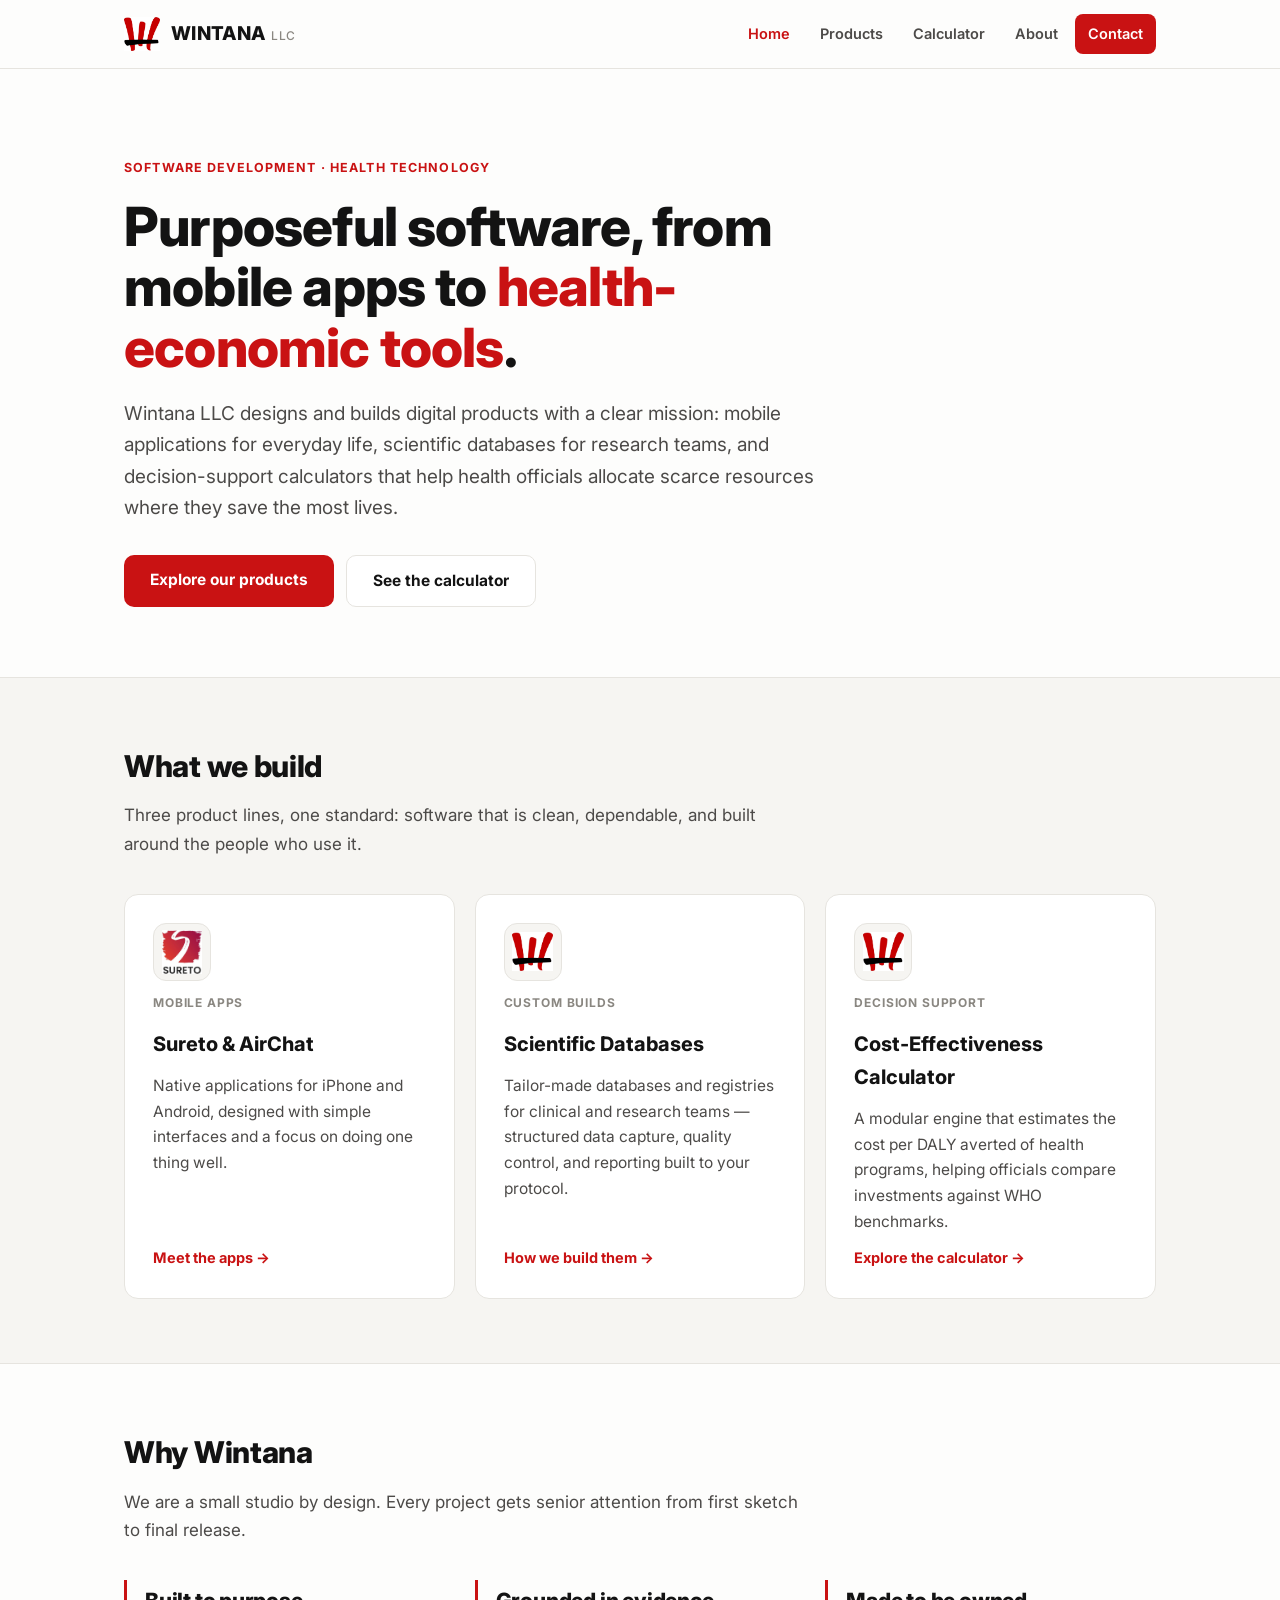
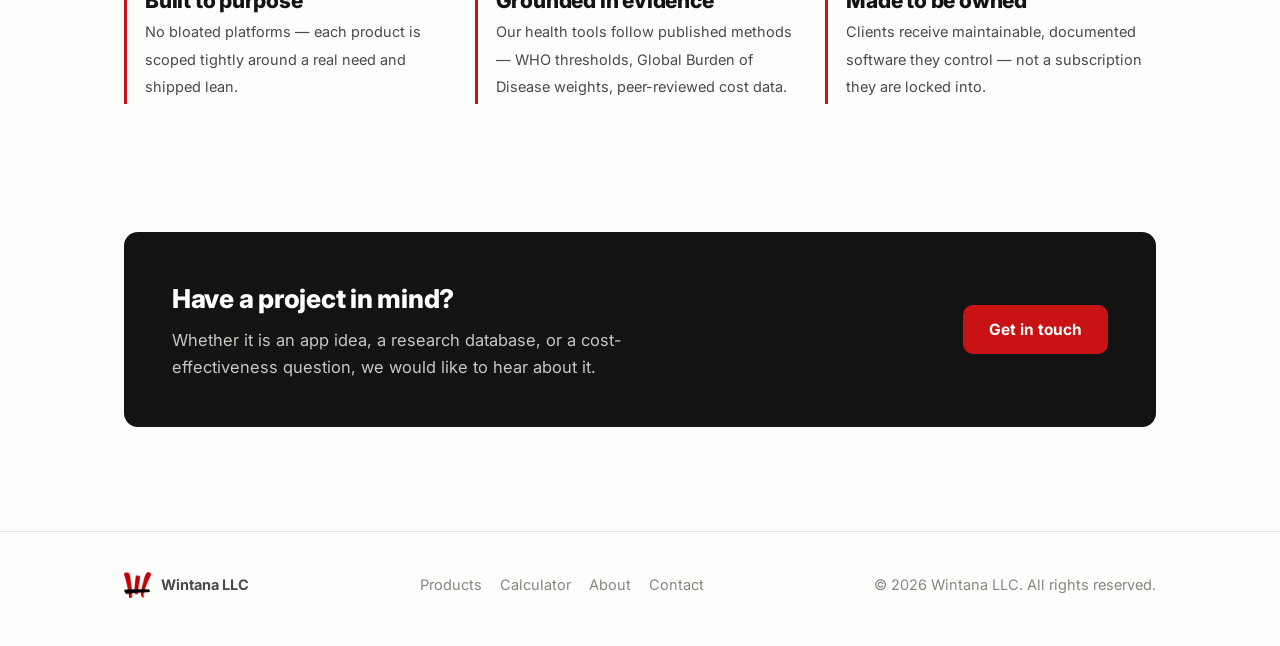
<file: index.html>
<!DOCTYPE html>
<html lang="en">
<head>
<meta charset="UTF-8">
<meta name="viewport" content="width=device-width, initial-scale=1.0">
<title>Wintana LLC — Software for Health &amp; Everyday Life</title>
<meta name="description" content="Wintana LLC builds mobile apps, custom scientific databases, and modular cost-effectiveness calculators that help health officials allocate resources wisely.">
<link rel="icon" type="image/png" href="favicon.png">
<link rel="preconnect" href="https://fonts.googleapis.com">
<link rel="preconnect" href="https://fonts.gstatic.com" crossorigin>
<link href="https://fonts.googleapis.com/css2?family=Inter:wght@400;500;600;700;800&display=swap" rel="stylesheet">
<link rel="stylesheet" href="styles.css">
</head>
<body>

<header class="site-header">
  <div class="wrap bar">
    <a class="brand" href="index.html">
      <img src="wintana-mark.png" alt="Wintana logo">
      <span class="name">WINTANA<span>LLC</span></span>
    </a>
    <nav class="main">
      <a href="index.html" class="active">Home</a>
      <a href="products.html">Products</a>
      <a href="calculator.html">Calculator</a>
      <a href="about.html">About</a>
      <a href="contact.html" class="cta">Contact</a>
    </nav>
  </div>
</header>

<section class="hero">
  <div class="wrap">
    <span class="kicker">Software Development · Health Technology</span>
    <h1>Purposeful software, from mobile apps to <em>health-economic tools</em>.</h1>
    <p class="lede">Wintana LLC designs and builds digital products with a clear mission: mobile applications for everyday life, scientific databases for research teams, and decision-support calculators that help health officials allocate scarce resources where they save the most lives.</p>
    <div class="btn-row">
      <a class="btn primary" href="products.html">Explore our products</a>
      <a class="btn ghost" href="calculator.html">See the calculator</a>
    </div>
  </div>
</section>

<section class="block tint">
  <div class="wrap">
    <h2>What we build</h2>
    <p class="sub">Three product lines, one standard: software that is clean, dependable, and built around the people who use it.</p>
    <div class="cards">
      <div class="card">
        <div class="icon"><img src="sureto-logo.png" alt="Sureto app icon" style="object-fit:contain; padding:6px;"></div>
        <span class="tag">Mobile apps</span>
        <h3>Sureto &amp; AirChat</h3>
        <p>Native applications for iPhone and Android, designed with simple interfaces and a focus on doing one thing well.</p>
        <a class="more" href="products.html#apps">Meet the apps →</a>
      </div>
      <div class="card">
        <div class="icon pad"><img src="wintana-mark.png" alt="Wintana mark"></div>
        <span class="tag">Custom builds</span>
        <h3>Scientific Databases</h3>
        <p>Tailor-made databases and registries for clinical and research teams — structured data capture, quality control, and reporting built to your protocol.</p>
        <a class="more" href="products.html#databases">How we build them →</a>
      </div>
      <div class="card">
        <div class="icon pad"><img src="wintana-mark.png" alt="Wintana mark"></div>
        <span class="tag">Decision support</span>
        <h3>Cost-Effectiveness Calculator</h3>
        <p>A modular engine that estimates the cost per DALY averted of health programs, helping officials compare investments against WHO benchmarks.</p>
        <a class="more" href="calculator.html">Explore the calculator →</a>
      </div>
    </div>
  </div>
</section>

<section class="block">
  <div class="wrap">
    <h2>Why Wintana</h2>
    <p class="sub">We are a small studio by design. Every project gets senior attention from first sketch to final release.</p>
    <div class="strip">
      <div class="stat"><b>Built to purpose</b><span>No bloated platforms — each product is scoped tightly around a real need and shipped lean.</span></div>
      <div class="stat"><b>Grounded in evidence</b><span>Our health tools follow published methods — WHO thresholds, Global Burden of Disease weights, peer-reviewed cost data.</span></div>
      <div class="stat"><b>Made to be owned</b><span>Clients receive maintainable, documented software they control — not a subscription they are locked into.</span></div>
    </div>
  </div>
</section>

<section class="block">
  <div class="wrap">
    <div class="cta-band">
      <div>
        <h2>Have a project in mind?</h2>
        <p>Whether it is an app idea, a research database, or a cost-effectiveness question, we would like to hear about it.</p>
      </div>
      <a class="btn primary" href="contact.html">Get in touch</a>
    </div>
  </div>
</section>

<footer class="site">
  <div class="wrap cols">
    <span class="fbrand"><img src="wintana-mark.png" alt=""> Wintana LLC</span>
    <nav>
      <a href="products.html">Products</a>
      <a href="calculator.html">Calculator</a>
      <a href="about.html">About</a>
      <a href="contact.html">Contact</a>
    </nav>
    <span>© 2026 Wintana LLC. All rights reserved.</span>
  </div>
</footer>

</body>
</html>
</file>
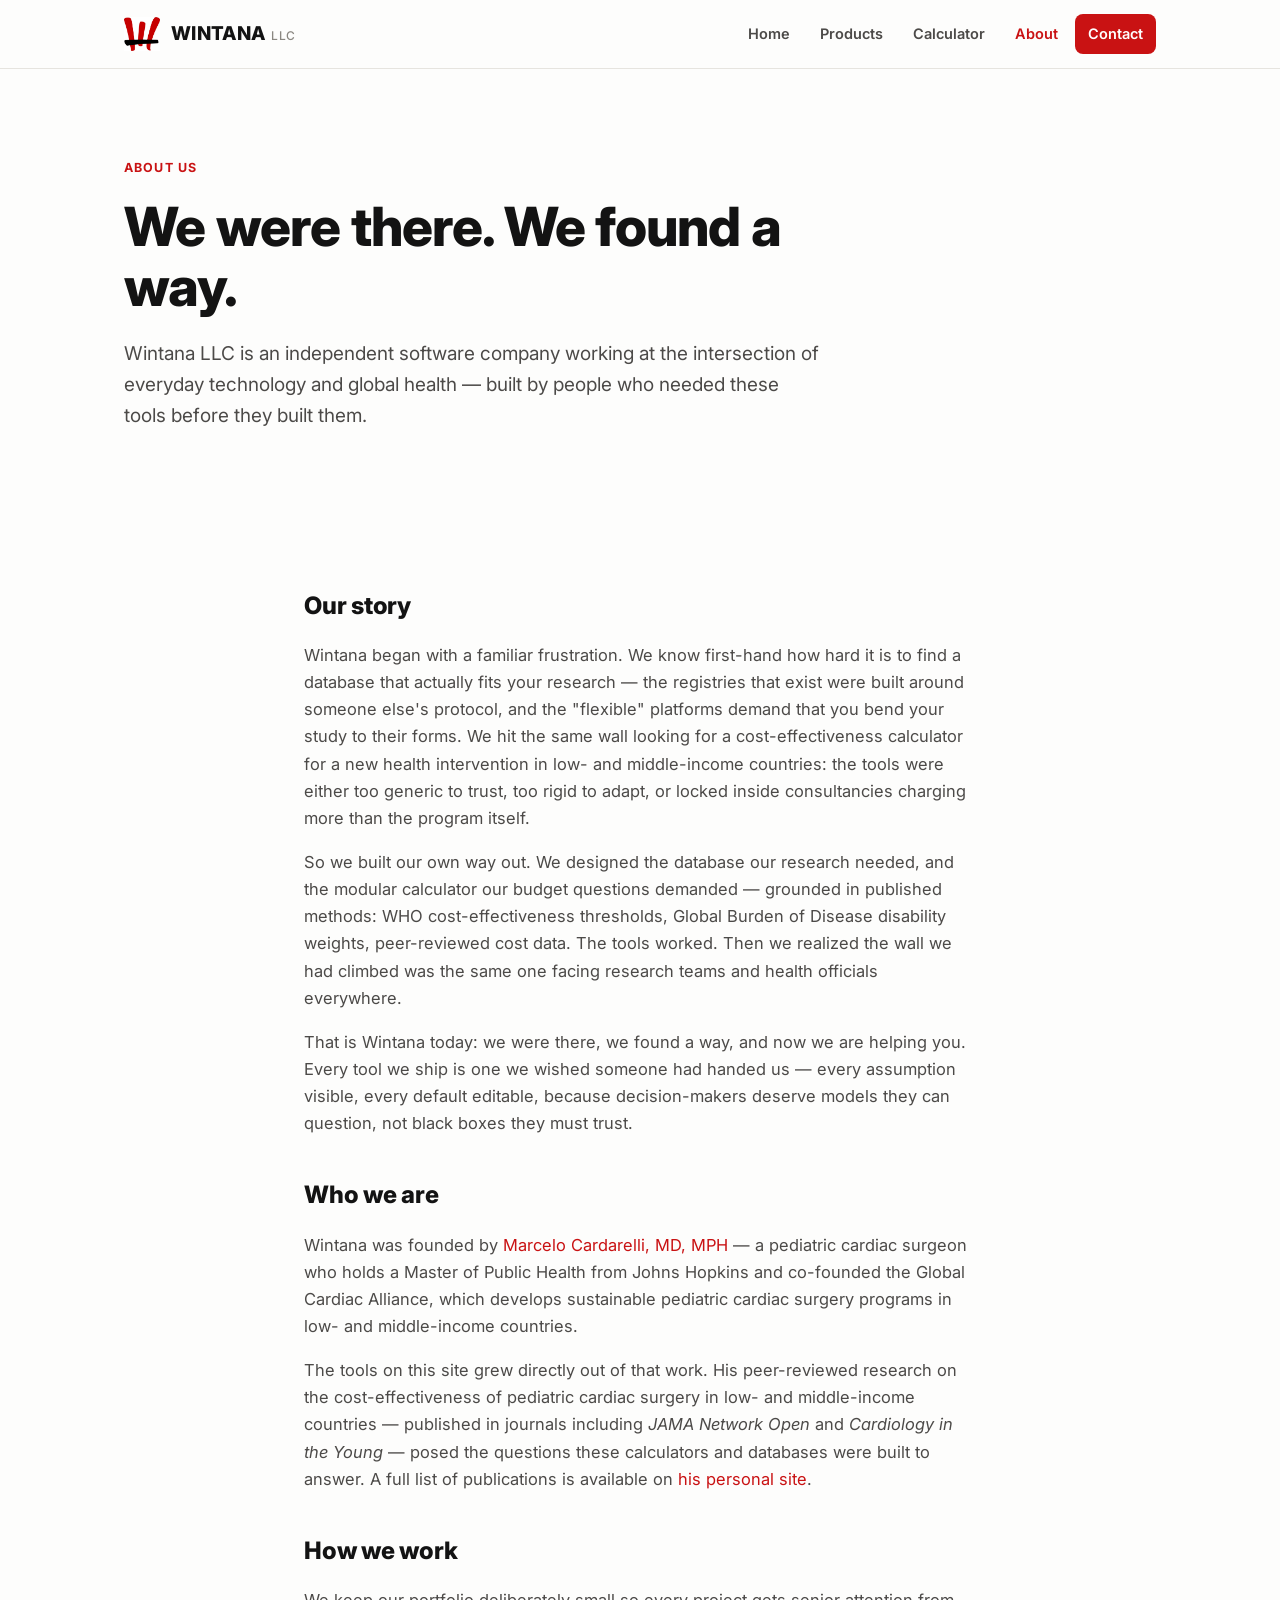
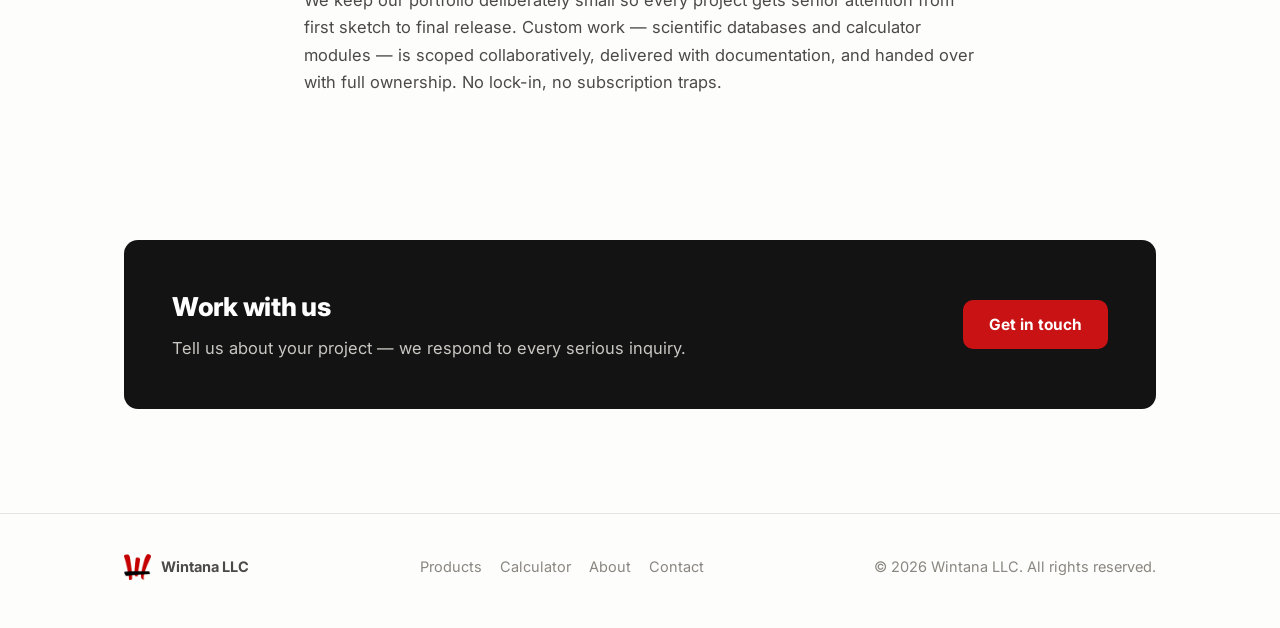
<file: about.html>
<!DOCTYPE html>
<html lang="en">
<head>
<meta charset="UTF-8">
<meta name="viewport" content="width=device-width, initial-scale=1.0">
<title>About — Wintana LLC</title>
<meta name="description" content="About Wintana LLC — a software studio building mobile apps, scientific databases, and health-economic decision tools.">
<link rel="icon" type="image/png" href="favicon.png">
<link rel="preconnect" href="https://fonts.googleapis.com">
<link rel="preconnect" href="https://fonts.gstatic.com" crossorigin>
<link href="https://fonts.googleapis.com/css2?family=Inter:wght@400;500;600;700;800&display=swap" rel="stylesheet">
<link rel="stylesheet" href="styles.css">
</head>
<body>

<header class="site-header">
  <div class="wrap bar">
    <a class="brand" href="index.html">
      <img src="wintana-mark.png" alt="Wintana logo">
      <span class="name">WINTANA<span>LLC</span></span>
    </a>
    <nav class="main">
      <a href="index.html">Home</a>
      <a href="products.html">Products</a>
      <a href="calculator.html">Calculator</a>
      <a href="about.html" class="active">About</a>
      <a href="contact.html" class="cta">Contact</a>
    </nav>
  </div>
</header>

<section class="hero" style="padding-bottom: 20px;">
  <div class="wrap">
    <span class="kicker">About us</span>
    <h1>We were there. We found a way.</h1>
    <p class="lede">Wintana LLC is an independent software company working at the intersection of everyday technology and global health — built by people who needed these tools before they built them.</p>
  </div>
</section>

<section class="block">
  <div class="wrap prose">
    <h2>Our story</h2>
    <p>Wintana began with a familiar frustration. We know first-hand how hard it is to find a database that actually fits your research — the registries that exist were built around someone else's protocol, and the "flexible" platforms demand that you bend your study to their forms. We hit the same wall looking for a cost-effectiveness calculator for a new health intervention in low- and middle-income countries: the tools were either too generic to trust, too rigid to adapt, or locked inside consultancies charging more than the program itself.</p>
    <p>So we built our own way out. We designed the database our research needed, and the modular calculator our budget questions demanded — grounded in published methods: WHO cost-effectiveness thresholds, Global Burden of Disease disability weights, peer-reviewed cost data. The tools worked. Then we realized the wall we had climbed was the same one facing research teams and health officials everywhere.</p>
    <p>That is Wintana today: we were there, we found a way, and now we are helping you. Every tool we ship is one we wished someone had handed us — every assumption visible, every default editable, because decision-makers deserve models they can question, not black boxes they must trust.</p>

    <h2>Who we are</h2>
    <p>Wintana was founded by <a href="https://marcelocardarelli.com" target="_blank" rel="noopener">Marcelo Cardarelli, MD, MPH</a> — a pediatric cardiac surgeon who holds a Master of Public Health from Johns Hopkins and co-founded the Global Cardiac Alliance, which develops sustainable pediatric cardiac surgery programs in low- and middle-income countries.</p>
    <p>The tools on this site grew directly out of that work. His peer-reviewed research on the cost-effectiveness of pediatric cardiac surgery in low- and middle-income countries — published in journals including <em>JAMA Network Open</em> and <em>Cardiology in the Young</em> — posed the questions these calculators and databases were built to answer. A full list of publications is available on <a href="https://marcelocardarelli.com/peer-reviewed-publications/" target="_blank" rel="noopener">his personal site</a>.</p>

    <h2>How we work</h2>
    <p>We keep our portfolio deliberately small so every project gets senior attention from first sketch to final release. Custom work — scientific databases and calculator modules — is scoped collaboratively, delivered with documentation, and handed over with full ownership. No lock-in, no subscription traps.</p>
  </div>
</section>

<section class="block">
  <div class="wrap">
    <div class="cta-band">
      <div>
        <h2>Work with us</h2>
        <p>Tell us about your project — we respond to every serious inquiry.</p>
      </div>
      <a class="btn primary" href="contact.html">Get in touch</a>
    </div>
  </div>
</section>

<footer class="site">
  <div class="wrap cols">
    <span class="fbrand"><img src="wintana-mark.png" alt=""> Wintana LLC</span>
    <nav>
      <a href="products.html">Products</a>
      <a href="calculator.html">Calculator</a>
      <a href="about.html">About</a>
      <a href="contact.html">Contact</a>
    </nav>
    <span>© 2026 Wintana LLC. All rights reserved.</span>
  </div>
</footer>

</body>
</html>
</file>
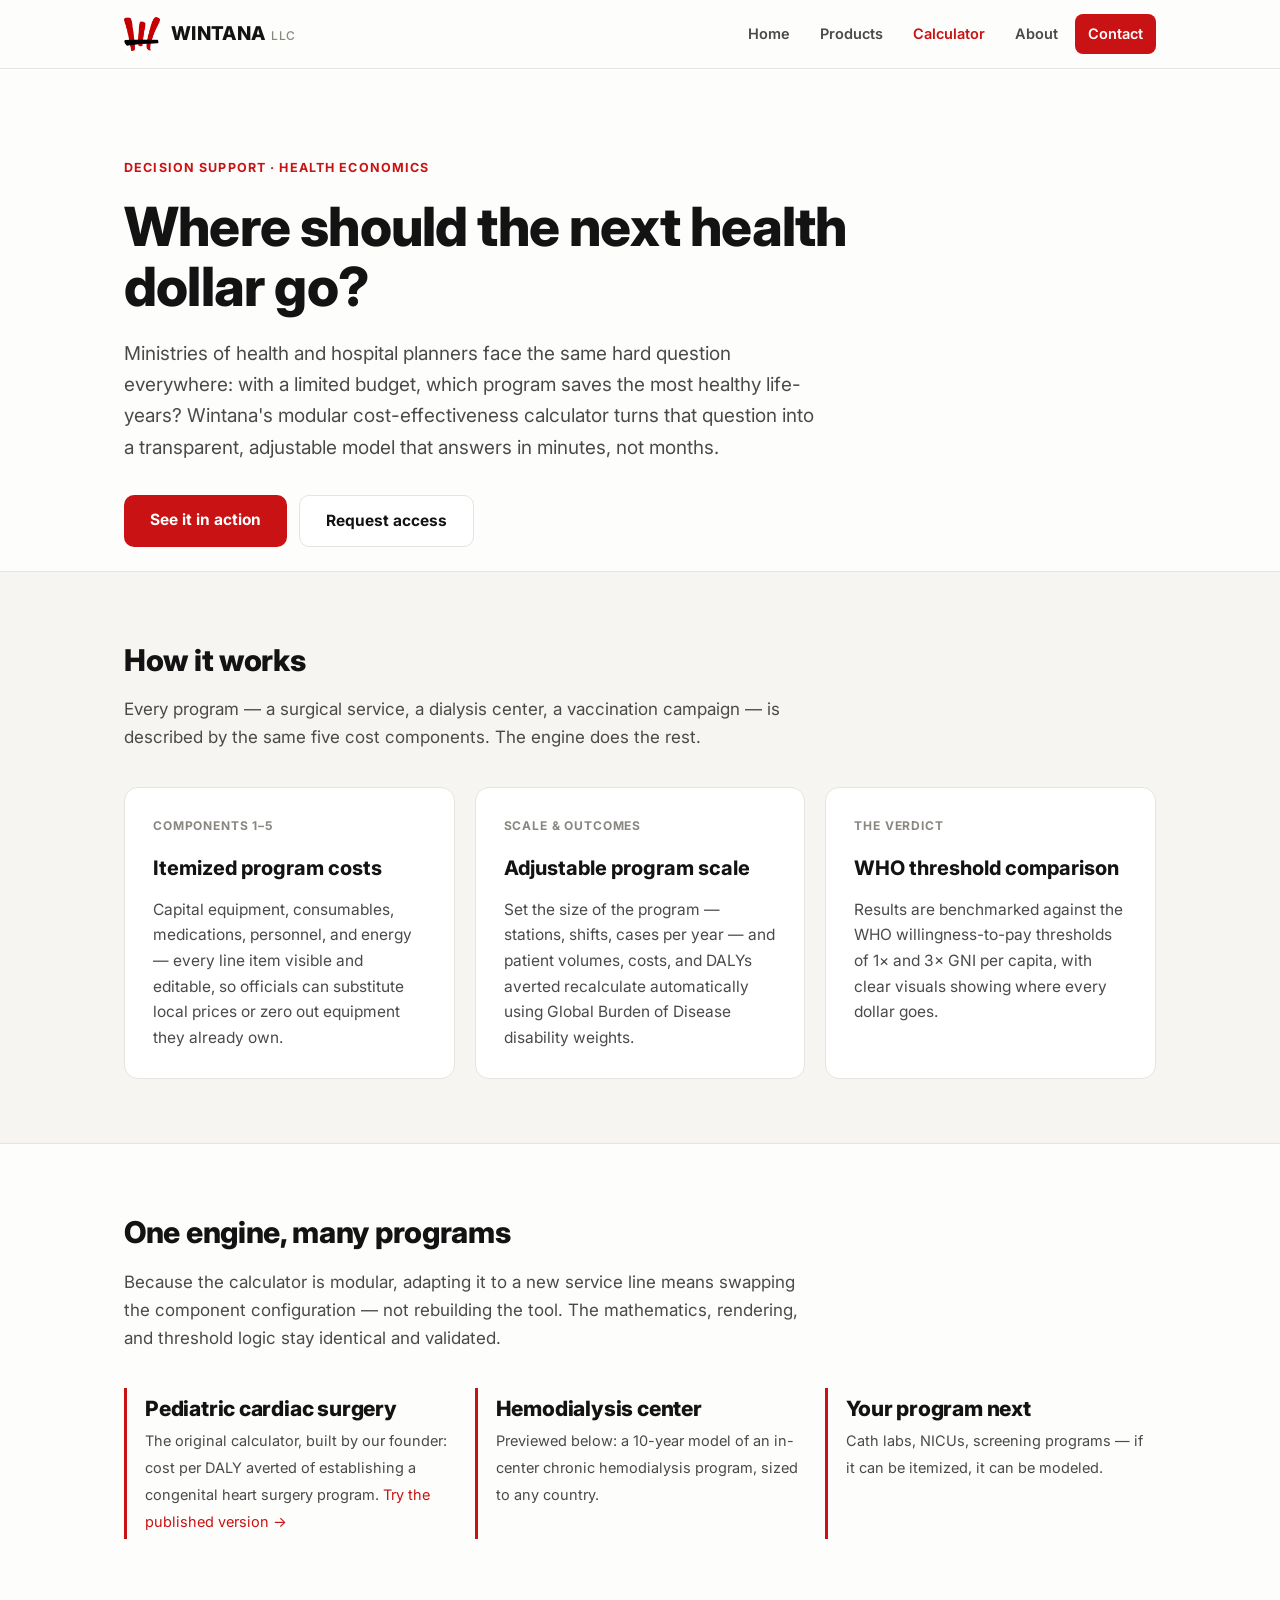
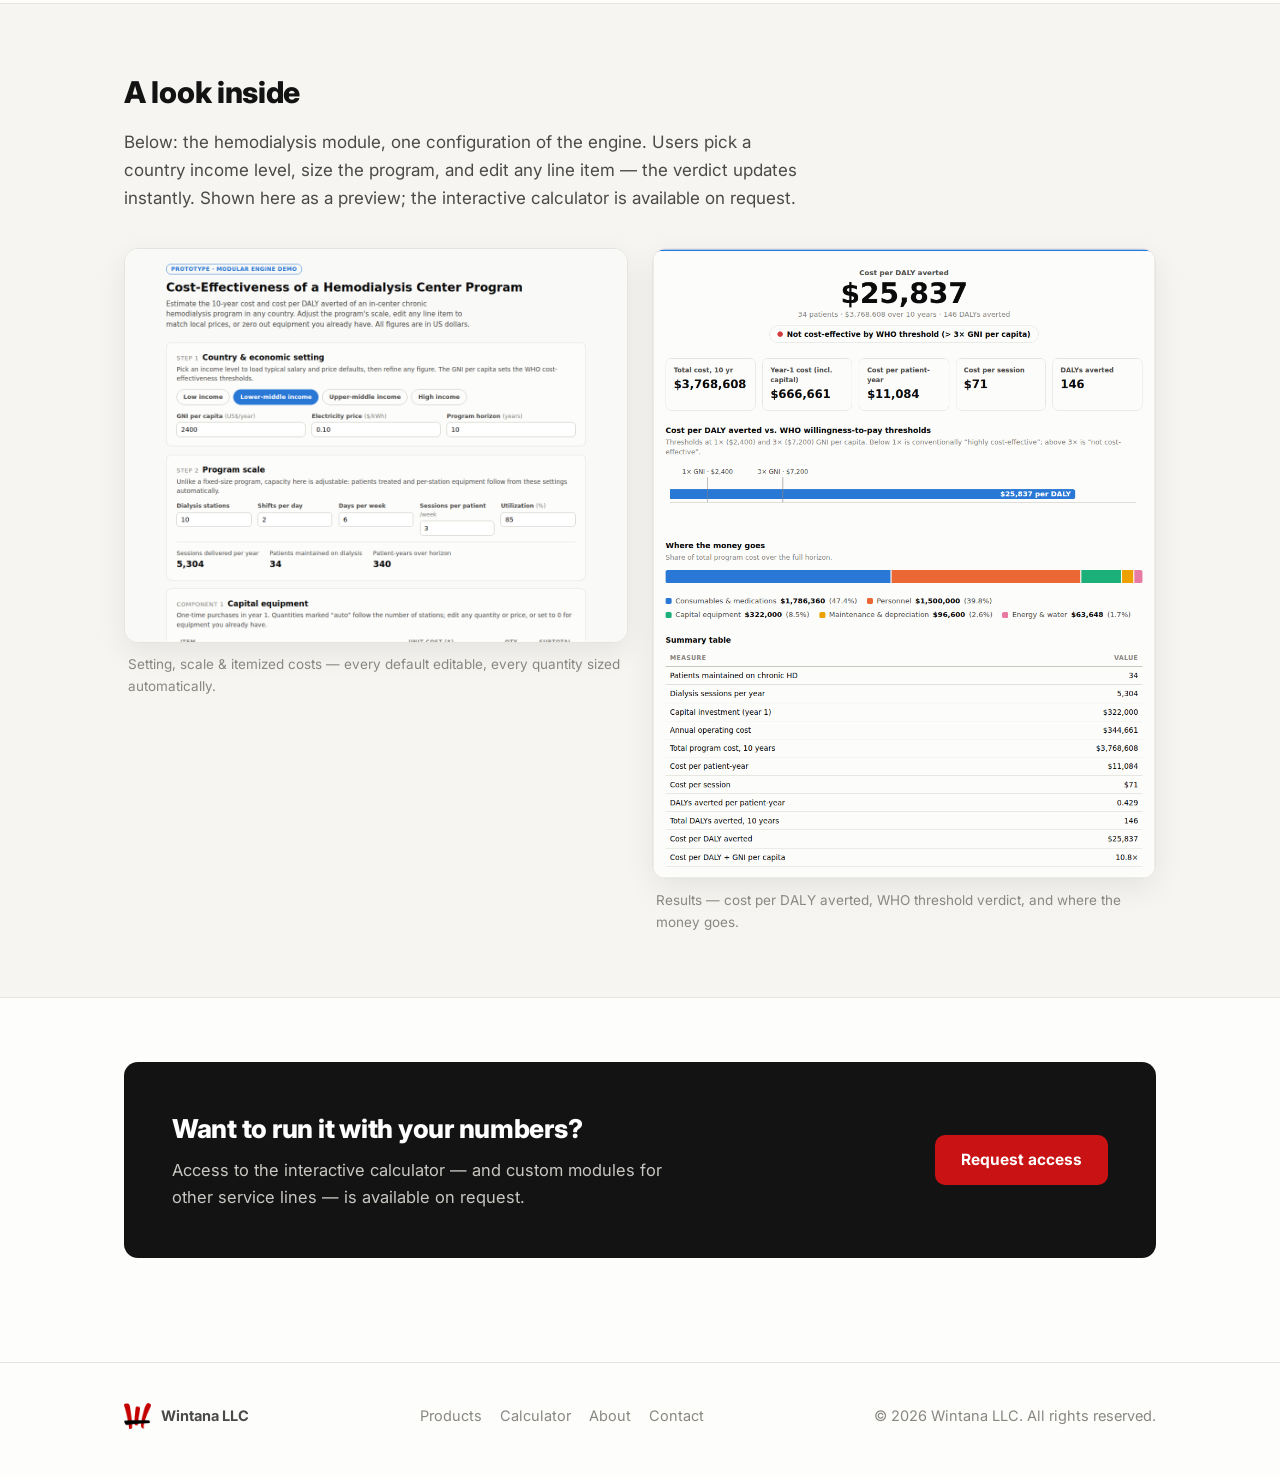
<file: calculator.html>
<!DOCTYPE html>
<html lang="en">
<head>
<meta charset="UTF-8">
<meta name="viewport" content="width=device-width, initial-scale=1.0">
<title>Cost-Effectiveness Calculator — Wintana LLC</title>
<meta name="description" content="Wintana's modular cost-effectiveness calculator estimates the cost per DALY averted of health programs and compares it against WHO thresholds. Try the live hemodialysis demo.">
<link rel="icon" type="image/png" href="favicon.png">
<link rel="preconnect" href="https://fonts.googleapis.com">
<link rel="preconnect" href="https://fonts.gstatic.com" crossorigin>
<link href="https://fonts.googleapis.com/css2?family=Inter:wght@400;500;600;700;800&display=swap" rel="stylesheet">
<link rel="stylesheet" href="styles.css">
</head>
<body>

<header class="site-header">
  <div class="wrap bar">
    <a class="brand" href="index.html">
      <img src="wintana-mark.png" alt="Wintana logo">
      <span class="name">WINTANA<span>LLC</span></span>
    </a>
    <nav class="main">
      <a href="index.html">Home</a>
      <a href="products.html">Products</a>
      <a href="calculator.html" class="active">Calculator</a>
      <a href="about.html">About</a>
      <a href="contact.html" class="cta">Contact</a>
    </nav>
  </div>
</header>

<section class="hero" style="padding-bottom: 24px;">
  <div class="wrap">
    <span class="kicker">Decision Support · Health Economics</span>
    <h1>Where should the next health dollar go?</h1>
    <p class="lede">Ministries of health and hospital planners face the same hard question everywhere: with a limited budget, which program saves the most healthy life-years? Wintana's modular cost-effectiveness calculator turns that question into a transparent, adjustable model that answers in minutes, not months.</p>
    <div class="btn-row">
      <a class="btn primary" href="#preview">See it in action</a>
      <a class="btn ghost" href="contact.html">Request access</a>
    </div>
  </div>
</section>

<section class="block tint">
  <div class="wrap">
    <h2>How it works</h2>
    <p class="sub">Every program — a surgical service, a dialysis center, a vaccination campaign — is described by the same five cost components. The engine does the rest.</p>
    <div class="cards">
      <div class="card">
        <span class="tag">Components 1–5</span>
        <h3>Itemized program costs</h3>
        <p>Capital equipment, consumables, medications, personnel, and energy — every line item visible and editable, so officials can substitute local prices or zero out equipment they already own.</p>
      </div>
      <div class="card">
        <span class="tag">Scale &amp; outcomes</span>
        <h3>Adjustable program scale</h3>
        <p>Set the size of the program — stations, shifts, cases per year — and patient volumes, costs, and DALYs averted recalculate automatically using Global Burden of Disease disability weights.</p>
      </div>
      <div class="card">
        <span class="tag">The verdict</span>
        <h3>WHO threshold comparison</h3>
        <p>Results are benchmarked against the WHO willingness-to-pay thresholds of 1× and 3× GNI per capita, with clear visuals showing where every dollar goes.</p>
      </div>
    </div>
  </div>
</section>

<section class="block">
  <div class="wrap">
    <h2>One engine, many programs</h2>
    <p class="sub">Because the calculator is modular, adapting it to a new service line means swapping the component configuration — not rebuilding the tool. The mathematics, rendering, and threshold logic stay identical and validated.</p>
    <div class="strip">
      <div class="stat"><b>Pediatric cardiac surgery</b><span>The original calculator, built by our founder: cost per DALY averted of establishing a congenital heart surgery program. <a href="https://marcelocardarelli.com/cost-effectiveness-of-a-10-years-pediatric-cardiac-surgery-program-performing-200-cases-per-year/" target="_blank" rel="noopener">Try the published version →</a></span></div>
      <div class="stat"><b>Hemodialysis center</b><span>Previewed below: a 10-year model of an in-center chronic hemodialysis program, sized to any country.</span></div>
      <div class="stat"><b>Your program next</b><span>Cath labs, NICUs, screening programs — if it can be itemized, it can be modeled.</span></div>
    </div>
  </div>
</section>

<section class="block tint" id="preview">
  <div class="wrap">
    <h2>A look inside</h2>
    <p class="sub">Below: the hemodialysis module, one configuration of the engine. Users pick a country income level, size the program, and edit any line item — the verdict updates instantly. Shown here as a preview; the interactive calculator is available on request.</p>
    <div class="shots">
      <figure>
        <img src="calc-top.png" alt="Calculator input screens: country setting, program scale, and itemized capital equipment costs">
        <figcaption>Setting, scale &amp; itemized costs — every default editable, every quantity sized automatically.</figcaption>
      </figure>
      <figure>
        <img src="calc-results.png" alt="Calculator results: cost per DALY averted, WHO threshold chart, cost composition, and summary table">
        <figcaption>Results — cost per DALY averted, WHO threshold verdict, and where the money goes.</figcaption>
      </figure>
    </div>
  </div>
</section>

<section class="block">
  <div class="wrap">
    <div class="cta-band">
      <div>
        <h2>Want to run it with your numbers?</h2>
        <p>Access to the interactive calculator — and custom modules for other service lines — is available on request.</p>
      </div>
      <a class="btn primary" href="contact.html">Request access</a>
    </div>
  </div>
</section>

<footer class="site">
  <div class="wrap cols">
    <span class="fbrand"><img src="wintana-mark.png" alt=""> Wintana LLC</span>
    <nav>
      <a href="products.html">Products</a>
      <a href="calculator.html">Calculator</a>
      <a href="about.html">About</a>
      <a href="contact.html">Contact</a>
    </nav>
    <span>© 2026 Wintana LLC. All rights reserved.</span>
  </div>
</footer>

</body>
</html>
</file>
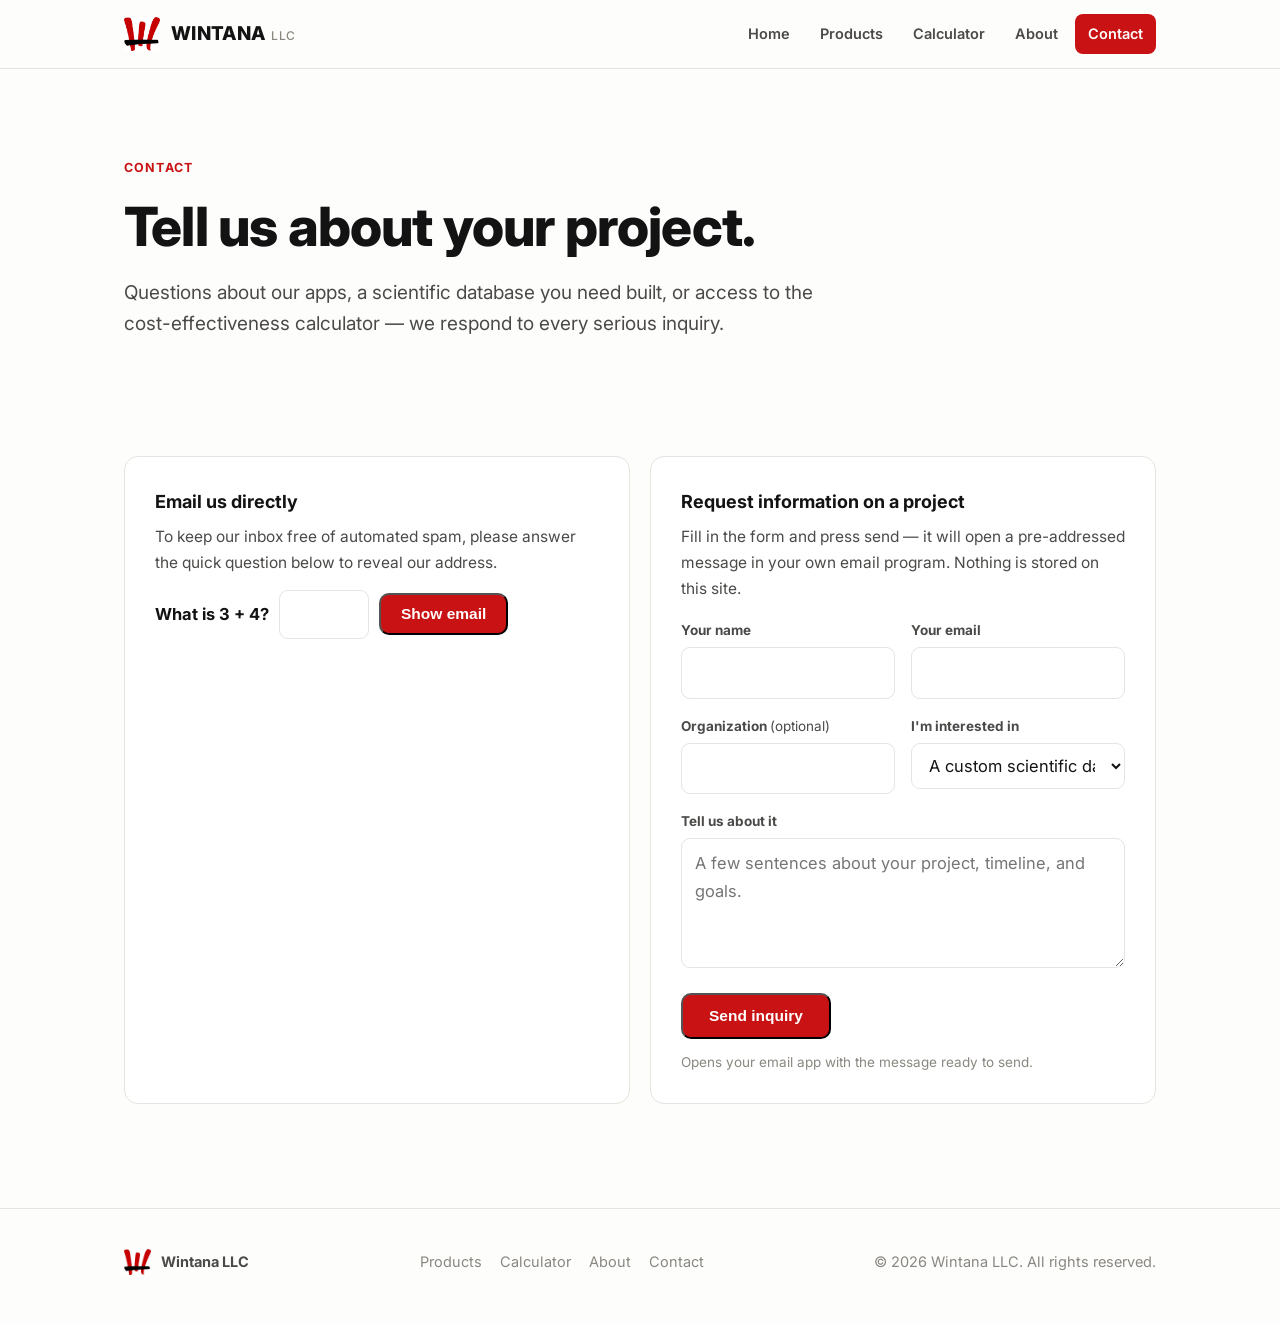
<file: contact.html>
<!DOCTYPE html>
<html lang="en">
<head>
<meta charset="UTF-8">
<meta name="viewport" content="width=device-width, initial-scale=1.0">
<title>Contact — Wintana LLC</title>
<meta name="description" content="Get in touch with Wintana LLC — request information about a project, the cost-effectiveness calculator, or our apps.">
<link rel="icon" type="image/png" href="favicon.png">
<link rel="preconnect" href="https://fonts.googleapis.com">
<link rel="preconnect" href="https://fonts.gstatic.com" crossorigin>
<link href="https://fonts.googleapis.com/css2?family=Inter:wght@400;500;600;700;800&display=swap" rel="stylesheet">
<link rel="stylesheet" href="styles.css">
<style>
  .reveal-box { display: flex; flex-wrap: wrap; gap: 10px; align-items: center; margin-top: 14px; }
  .reveal-box input {
    width: 90px; padding: 10px 12px; font: inherit; border: 1.5px solid var(--border);
    border-radius: 9px; background: var(--surface);
  }
  .reveal-box input:focus { outline: 2px solid var(--red); outline-offset: -1px; }
  .reveal-err { color: var(--red); font-size: 14px; margin-top: 8px; display: none; }
  #emailShown { display: none; margin-top: 14px; }
  form.inquiry { display: grid; gap: 16px; }
  form.inquiry .row { display: grid; grid-template-columns: 1fr 1fr; gap: 16px; }
  @media (max-width: 640px) { form.inquiry .row { grid-template-columns: 1fr; } }
  form.inquiry label { font-size: 13.5px; font-weight: 700; color: var(--ink-soft); display: block; margin-bottom: 6px; }
  form.inquiry input, form.inquiry select, form.inquiry textarea {
    width: 100%; padding: 11px 13px; font: inherit; color: var(--ink);
    border: 1.5px solid var(--border); border-radius: 9px; background: var(--surface);
  }
  form.inquiry input:focus, form.inquiry select:focus, form.inquiry textarea:focus {
    outline: 2px solid var(--red); outline-offset: -1px; border-color: transparent;
  }
  form.inquiry textarea { min-height: 130px; resize: vertical; }
  .form-note { font-size: 13.5px; color: var(--ink-muted); }
  .hp { position: absolute; left: -9999px; opacity: 0; height: 0; overflow: hidden; }
</style>
</head>
<body>

<header class="site-header">
  <div class="wrap bar">
    <a class="brand" href="index.html">
      <img src="wintana-mark.png" alt="Wintana logo">
      <span class="name">WINTANA<span>LLC</span></span>
    </a>
    <nav class="main">
      <a href="index.html">Home</a>
      <a href="products.html">Products</a>
      <a href="calculator.html">Calculator</a>
      <a href="about.html">About</a>
      <a href="contact.html" class="cta active">Contact</a>
    </nav>
  </div>
</header>

<section class="hero" style="padding-bottom: 20px;">
  <div class="wrap">
    <span class="kicker">Contact</span>
    <h1>Tell us about your project.</h1>
    <p class="lede">Questions about our apps, a scientific database you need built, or access to the cost-effectiveness calculator — we respond to every serious inquiry.</p>
  </div>
</section>

<section class="block">
  <div class="wrap contact-grid">

    <div class="contact-card">
      <h3>Email us directly</h3>
      <p>To keep our inbox free of automated spam, please answer the quick question below to reveal our address.</p>
      <div class="reveal-box" id="revealBox">
        <span id="challengeQ" style="font-weight:700;"></span>
        <input type="text" id="challengeA" inputmode="numeric" autocomplete="off" aria-label="Answer to the verification question">
        <button class="btn primary" type="button" id="revealBtn" style="padding:10px 20px;">Show email</button>
      </div>
      <p class="reveal-err" id="revealErr">That doesn't look right — try again.</p>
      <p id="emailShown"><a class="big" id="emailLink" href="#">&nbsp;</a></p>
    </div>

    <div class="contact-card">
      <h3>Request information on a project</h3>
      <p style="margin-bottom:18px;">Fill in the form and press send — it will open a pre-addressed message in your own email program. Nothing is stored on this site.</p>
      <form class="inquiry" id="inquiryForm" novalidate>
        <div class="row">
          <div><label for="fName">Your name</label><input type="text" id="fName" required autocomplete="name"></div>
          <div><label for="fEmail">Your email</label><input type="email" id="fEmail" required autocomplete="email"></div>
        </div>
        <div class="row">
          <div><label for="fOrg">Organization <span style="font-weight:400;">(optional)</span></label><input type="text" id="fOrg" autocomplete="organization"></div>
          <div>
            <label for="fType">I'm interested in</label>
            <select id="fType">
              <option>A custom scientific database</option>
              <option>The cost-effectiveness calculator</option>
              <option>Sureto</option>
              <option>AirChat</option>
              <option>Something else</option>
            </select>
          </div>
        </div>
        <div><label for="fMsg">Tell us about it</label><textarea id="fMsg" required placeholder="A few sentences about your project, timeline, and goals."></textarea></div>
        <div class="hp" aria-hidden="true"><label>Leave this field empty<input type="text" id="fWebsite" tabindex="-1" autocomplete="off"></label></div>
        <div class="btn-row" style="align-items:center;">
          <button class="btn primary" type="submit">Send inquiry</button>
          <span class="form-note">Opens your email app with the message ready to send.</span>
        </div>
      </form>
    </div>

  </div>
</section>

<footer class="site">
  <div class="wrap cols">
    <span class="fbrand"><img src="wintana-mark.png" alt=""> Wintana LLC</span>
    <nav>
      <a href="products.html">Products</a>
      <a href="calculator.html">Calculator</a>
      <a href="about.html">About</a>
      <a href="contact.html">Contact</a>
    </nav>
    <span>© 2026 Wintana LLC. All rights reserved.</span>
  </div>
</footer>

<script>
(function () {
  /* The address never appears in the page source: it is stored encoded
     and only decoded in the visitor's browser after a human action. */
  function addr() {
    return atob("aWEuYW5hdG5pd0ByZWRudW9m").split("").reverse().join("");
  }

  /* --- Human check to reveal the email --- */
  var a = 2 + Math.floor(Math.random() * 7);   // 2..8
  var b = 2 + Math.floor(Math.random() * 7);
  document.getElementById("challengeQ").textContent = "What is " + a + " + " + b + "?";
  document.getElementById("revealBtn").addEventListener("click", function () {
    var ans = parseInt(document.getElementById("challengeA").value, 10);
    if (ans === a + b) {
      var e = addr();
      var link = document.getElementById("emailLink");
      link.textContent = e;
      link.setAttribute("href", "mailto:" + e);
      document.getElementById("emailShown").style.display = "block";
      document.getElementById("revealBox").style.display = "none";
      document.getElementById("revealErr").style.display = "none";
    } else {
      document.getElementById("revealErr").style.display = "block";
    }
  });
  document.getElementById("challengeA").addEventListener("keydown", function (e) {
    if (e.key === "Enter") { e.preventDefault(); document.getElementById("revealBtn").click(); }
  });

  /* --- Inquiry form: composes a mailto message client-side --- */
  document.getElementById("inquiryForm").addEventListener("submit", function (e) {
    e.preventDefault();
    if (document.getElementById("fWebsite").value) return;  // honeypot: silently drop bots
    var name = document.getElementById("fName").value.trim();
    var email = document.getElementById("fEmail").value.trim();
    var org = document.getElementById("fOrg").value.trim();
    var type = document.getElementById("fType").value;
    var msg = document.getElementById("fMsg").value.trim();
    if (!name || !email || !msg) {
      alert("Please fill in your name, email, and a short message.");
      return;
    }
    var subject = "Project inquiry — " + type;
    var body = "Name: " + name + "\nEmail: " + email +
               (org ? "\nOrganization: " + org : "") +
               "\nInterested in: " + type + "\n\n" + msg;
    window.location.href = "mailto:" + addr() +
      "?subject=" + encodeURIComponent(subject) +
      "&body=" + encodeURIComponent(body);
  });
})();
</script>

</body>
</html>
</file>
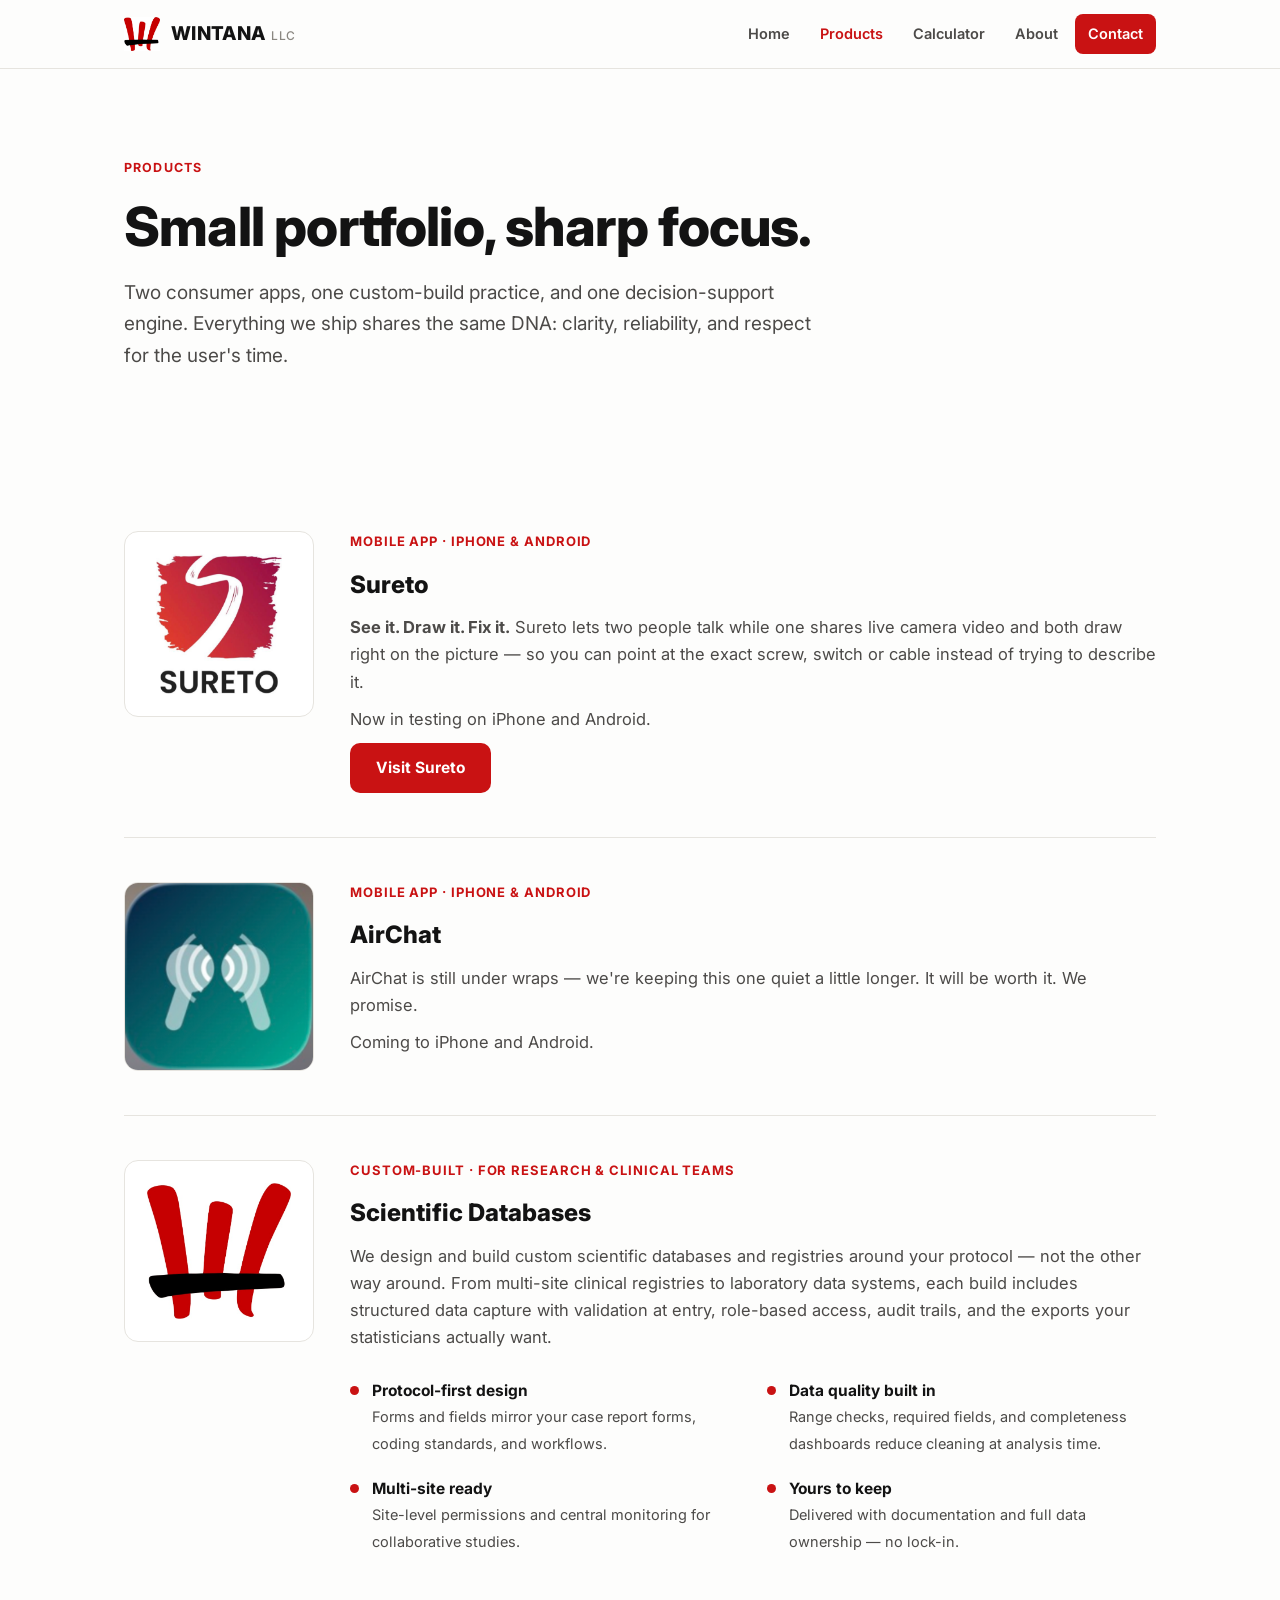
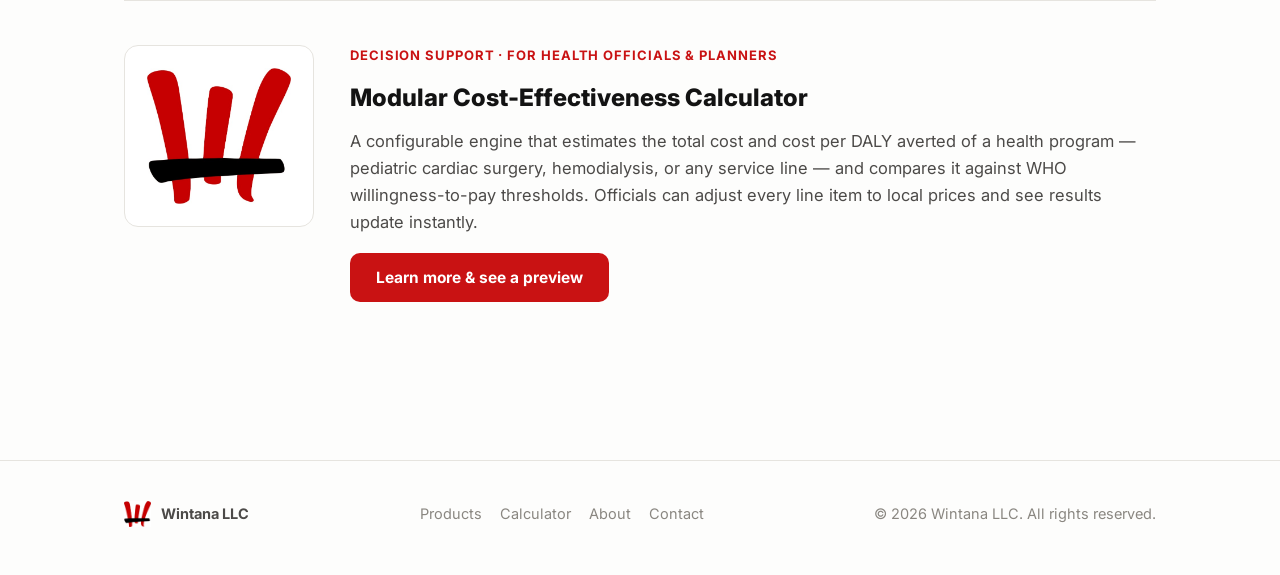
<file: products.html>
<!DOCTYPE html>
<html lang="en">
<head>
<meta charset="UTF-8">
<meta name="viewport" content="width=device-width, initial-scale=1.0">
<title>Products — Wintana LLC</title>
<meta name="description" content="Wintana's products: the Sureto and AirChat mobile apps, custom scientific databases, and the modular cost-effectiveness calculator.">
<link rel="icon" type="image/png" href="favicon.png">
<link rel="preconnect" href="https://fonts.googleapis.com">
<link rel="preconnect" href="https://fonts.gstatic.com" crossorigin>
<link href="https://fonts.googleapis.com/css2?family=Inter:wght@400;500;600;700;800&display=swap" rel="stylesheet">
<link rel="stylesheet" href="styles.css">
</head>
<body>

<header class="site-header">
  <div class="wrap bar">
    <a class="brand" href="index.html">
      <img src="wintana-mark.png" alt="Wintana logo">
      <span class="name">WINTANA<span>LLC</span></span>
    </a>
    <nav class="main">
      <a href="index.html">Home</a>
      <a href="products.html" class="active">Products</a>
      <a href="calculator.html">Calculator</a>
      <a href="about.html">About</a>
      <a href="contact.html" class="cta">Contact</a>
    </nav>
  </div>
</header>

<section class="hero" style="padding-bottom: 20px;">
  <div class="wrap">
    <span class="kicker">Products</span>
    <h1>Small portfolio, sharp focus.</h1>
    <p class="lede">Two consumer apps, one custom-build practice, and one decision-support engine. Everything we ship shares the same DNA: clarity, reliability, and respect for the user's time.</p>
  </div>
</section>

<section class="block" id="apps">
  <div class="wrap">

    <div class="product">
      <div class="art"><img src="sureto-logo.png" alt="Sureto logo"></div>
      <div>
        <div class="meta">Mobile app · iPhone &amp; Android</div>
        <h3>Sureto</h3>
        <p><strong>See it. Draw it. Fix it.</strong> Sureto lets two people talk while one shares live camera video and both draw right on the picture &mdash; so you can point at the exact screw, switch or cable instead of trying to describe it.</p>
        <p>Now in testing on iPhone and Android.</p>
        <div class="btn-row"><a class="btn primary" href="https://go.getsureto.com">Visit Sureto</a></div>
      </div>
    </div>

    <div class="product">
      <div class="art tile"><img src="airchat-logo.png" alt="AirChat app icon"></div>
      <div>
        <div class="meta">Mobile app · iPhone &amp; Android</div>
        <h3>AirChat</h3>
        <p>AirChat is still under wraps — we're keeping this one quiet a little longer. It will be worth it. We promise.</p>
        <p>Coming to iPhone and Android.</p>
      </div>
    </div>

    <div class="product" id="databases">
      <div class="art"><img src="wintana-mark.png" alt="Wintana mark"></div>
      <div>
        <div class="meta">Custom-built · For research &amp; clinical teams</div>
        <h3>Scientific Databases</h3>
        <p>We design and build custom scientific databases and registries around your protocol — not the other way around. From multi-site clinical registries to laboratory data systems, each build includes structured data capture with validation at entry, role-based access, audit trails, and the exports your statisticians actually want.</p>
        <div class="features">
          <div class="feature"><span class="dot"></span><div><b>Protocol-first design</b><span>Forms and fields mirror your case report forms, coding standards, and workflows.</span></div></div>
          <div class="feature"><span class="dot"></span><div><b>Data quality built in</b><span>Range checks, required fields, and completeness dashboards reduce cleaning at analysis time.</span></div></div>
          <div class="feature"><span class="dot"></span><div><b>Multi-site ready</b><span>Site-level permissions and central monitoring for collaborative studies.</span></div></div>
          <div class="feature"><span class="dot"></span><div><b>Yours to keep</b><span>Delivered with documentation and full data ownership — no lock-in.</span></div></div>
        </div>
      </div>
    </div>

    <div class="product" id="calculator">
      <div class="art"><img src="wintana-mark.png" alt="Wintana mark"></div>
      <div>
        <div class="meta">Decision support · For health officials &amp; planners</div>
        <h3>Modular Cost-Effectiveness Calculator</h3>
        <p>A configurable engine that estimates the total cost and cost per DALY averted of a health program — pediatric cardiac surgery, hemodialysis, or any service line — and compares it against WHO willingness-to-pay thresholds. Officials can adjust every line item to local prices and see results update instantly.</p>
        <p><a class="btn primary" href="calculator.html" style="margin-top:6px;">Learn more &amp; see a preview</a></p>
      </div>
    </div>

  </div>
</section>

<footer class="site">
  <div class="wrap cols">
    <span class="fbrand"><img src="wintana-mark.png" alt=""> Wintana LLC</span>
    <nav>
      <a href="products.html">Products</a>
      <a href="calculator.html">Calculator</a>
      <a href="about.html">About</a>
      <a href="contact.html">Contact</a>
    </nav>
    <span>© 2026 Wintana LLC. All rights reserved.</span>
  </div>
</footer>

</body>
</html>
</file>
<file: styles.css>
/* ============================================================
   Wintana LLC — site stylesheet
   ============================================================ */
:root {
  --red: #c91213;
  --red-dark: #a30e0f;
  --ink: #131313;
  --ink-soft: #4c4a48;
  --ink-muted: #8a8781;
  --page: #fdfdfc;
  --surface: #ffffff;
  --wash: #f6f5f2;
  --border: #e6e4df;
  --radius: 14px;
  --maxw: 1080px;
}

* { box-sizing: border-box; }
html { scroll-behavior: smooth; }
body {
  margin: 0;
  background: var(--page);
  color: var(--ink);
  font-family: "Inter", system-ui, -apple-system, "Segoe UI", sans-serif;
  font-size: 16.5px;
  line-height: 1.65;
  -webkit-font-smoothing: antialiased;
}
img { max-width: 100%; height: auto; }
a { color: var(--red); text-decoration: none; }
a:hover { text-decoration: underline; }

.wrap { max-width: var(--maxw); margin: 0 auto; padding: 0 24px; }

/* ---------- Header ---------- */
.site-header {
  position: sticky; top: 0; z-index: 40;
  background: rgba(253, 253, 252, 0.92);
  backdrop-filter: blur(8px);
  border-bottom: 1px solid var(--border);
}
.site-header .bar {
  display: flex; align-items: center; justify-content: space-between;
  height: 68px; gap: 24px;
}
.brand { display: flex; align-items: center; gap: 11px; text-decoration: none; }
.brand:hover { text-decoration: none; }
.brand img { height: 34px; width: auto; display: block; }
.brand .name {
  font-weight: 800; font-size: 19px; letter-spacing: 0.02em; color: var(--ink);
}
.brand .name span { font-weight: 500; font-size: 12px; color: var(--ink-muted); margin-left: 5px; letter-spacing: 0.08em; }
nav.main { display: flex; gap: 4px; }
nav.main a {
  color: var(--ink-soft); font-size: 14.5px; font-weight: 600;
  padding: 8px 13px; border-radius: 8px;
}
nav.main a:hover { color: var(--ink); background: var(--wash); text-decoration: none; }
nav.main a.active { color: var(--red); }
nav.main a.cta {
  color: #fff; background: var(--red);
}
nav.main a.cta:hover { background: var(--red-dark); color: #fff; }
@media (max-width: 720px) {
  .site-header .bar { height: auto; flex-wrap: wrap; padding: 12px 0; }
  nav.main { flex-wrap: wrap; }
  nav.main a { padding: 6px 10px; font-size: 13.5px; }
}

/* ---------- Hero ---------- */
.hero { padding: 84px 0 70px; }
.hero .kicker {
  display: inline-block; font-size: 12.5px; font-weight: 700; letter-spacing: 0.09em;
  text-transform: uppercase; color: var(--red); margin-bottom: 18px;
}
.hero h1 {
  font-size: clamp(34px, 5.4vw, 54px); line-height: 1.12; letter-spacing: -0.015em;
  margin: 0 0 20px; max-width: 21ch; font-weight: 800;
}
.hero h1 em { font-style: normal; color: var(--red); }
.hero p.lede { font-size: 19px; color: var(--ink-soft); max-width: 58ch; margin: 0 0 32px; }
.btn-row { display: flex; flex-wrap: wrap; gap: 12px; }
.btn {
  display: inline-block; font-weight: 700; font-size: 15.5px;
  padding: 12px 26px; border-radius: 10px; text-decoration: none;
}
.btn:hover { text-decoration: none; }
.btn.primary { background: var(--red); color: #fff; }
.btn.primary:hover { background: var(--red-dark); }
.btn.ghost { color: var(--ink); border: 1.5px solid var(--border); background: var(--surface); }
.btn.ghost:hover { border-color: var(--ink-muted); }

/* ---------- Sections ---------- */
section.block { padding: 64px 0; }
section.block.tint { background: var(--wash); border-top: 1px solid var(--border); border-bottom: 1px solid var(--border); }
.block h2 { font-size: 30px; letter-spacing: -0.01em; margin: 0 0 10px; font-weight: 800; }
.block p.sub { color: var(--ink-soft); max-width: 62ch; margin: 0 0 36px; font-size: 17px; }

/* ---------- Cards ---------- */
.cards { display: grid; grid-template-columns: repeat(3, 1fr); gap: 20px; }
@media (max-width: 860px) { .cards { grid-template-columns: 1fr; } }
.card {
  background: var(--surface); border: 1px solid var(--border); border-radius: var(--radius);
  padding: 28px; display: flex; flex-direction: column; gap: 12px;
}
.card .icon {
  width: 58px; height: 58px; border-radius: 13px; overflow: hidden; flex: none;
  display: flex; align-items: center; justify-content: center;
  background: var(--wash); border: 1px solid var(--border);
}
.card .icon img { width: 100%; height: 100%; object-fit: cover; }
.card .icon.pad img { width: 74%; height: auto; object-fit: contain; }
.card h3 { margin: 4px 0 0; font-size: 20px; font-weight: 750; }
.card .tag { font-size: 12px; font-weight: 700; letter-spacing: 0.07em; text-transform: uppercase; color: var(--ink-muted); }
.card p { margin: 0; color: var(--ink-soft); font-size: 15.5px; }
.card .more { margin-top: auto; font-weight: 700; font-size: 14.5px; }

/* ---------- Product detail rows ---------- */
.product {
  display: grid; grid-template-columns: 190px 1fr; gap: 36px;
  padding: 44px 0; border-bottom: 1px solid var(--border); align-items: start;
}
.product:last-of-type { border-bottom: none; }
@media (max-width: 720px) { .product { grid-template-columns: 1fr; gap: 18px; } }
.product .art {
  background: var(--surface); border: 1px solid var(--border); border-radius: var(--radius);
  padding: 22px; display: flex; align-items: center; justify-content: center;
}
.product .art img { max-height: 140px; width: auto; }
.product .art.tile { padding: 0; overflow: hidden; }
.product .art.tile img { width: 100%; max-height: none; }
.product h3 { font-size: 24px; margin: 0 0 4px; font-weight: 800; }
.product .meta { font-size: 13px; font-weight: 700; letter-spacing: 0.07em; text-transform: uppercase; color: var(--red); margin-bottom: 12px; }
.product p { color: var(--ink-soft); margin: 10px 0; }
.placeholder {
  background: #fff8e6; border: 1px dashed #e3c86a; border-radius: 8px;
  padding: 8px 12px; font-size: 14px; color: #6d5716; display: inline-block;
}

/* ---------- Feature list ---------- */
.features { display: grid; grid-template-columns: repeat(2, 1fr); gap: 18px 28px; margin-top: 26px; }
@media (max-width: 720px) { .features { grid-template-columns: 1fr; } }
.feature { display: flex; gap: 13px; align-items: flex-start; }
.feature .dot {
  flex: none; width: 9px; height: 9px; border-radius: 50%; background: var(--red); margin-top: 8px;
}
.feature b { display: block; font-size: 15.5px; }
.feature span { color: var(--ink-soft); font-size: 14.5px; }

/* ---------- Stats strip ---------- */
.strip { display: grid; grid-template-columns: repeat(3, 1fr); gap: 20px; }
@media (max-width: 720px) { .strip { grid-template-columns: 1fr; } }
.stat { border-left: 3px solid var(--red); padding: 4px 0 4px 18px; }
.stat b { display: block; font-size: 21px; font-weight: 800; letter-spacing: -0.01em; }
.stat span { color: var(--ink-soft); font-size: 14.5px; }

/* ---------- CTA band ---------- */
.cta-band {
  background: var(--ink); color: #fff; border-radius: var(--radius);
  padding: 46px 48px; display: flex; align-items: center; justify-content: space-between;
  gap: 28px; flex-wrap: wrap;
}
.cta-band h2 { color: #fff; margin: 0 0 6px; font-size: 26px; }
.cta-band p { margin: 0; color: #c9c7c2; max-width: 52ch; }

/* ---------- Screenshots ---------- */
.shots { display: grid; grid-template-columns: 1fr 1fr; gap: 24px; align-items: start; }
@media (max-width: 860px) { .shots { grid-template-columns: 1fr; } }
.shots figure { margin: 0; }
.shots img {
  width: 100%; border: 1px solid var(--border); border-radius: var(--radius);
  box-shadow: 0 10px 30px rgba(19,19,19,0.07); display: block;
}
.shots figcaption { font-size: 13.5px; color: var(--ink-muted); margin-top: 10px; padding: 0 4px; }

/* ---------- Contact ---------- */
.contact-grid { display: grid; grid-template-columns: 1fr 1fr; gap: 20px; }
@media (max-width: 720px) { .contact-grid { grid-template-columns: 1fr; } }
.contact-card {
  background: var(--surface); border: 1px solid var(--border); border-radius: var(--radius);
  padding: 30px;
}
.contact-card h3 { margin: 0 0 8px; font-size: 18px; }
.contact-card p { margin: 0 0 4px; color: var(--ink-soft); font-size: 15.5px; }
.contact-card a.big { font-size: 19px; font-weight: 700; }

/* ---------- Footer ---------- */
footer.site {
  border-top: 1px solid var(--border); margin-top: 40px;
  padding: 40px 0 48px; font-size: 14.5px; color: var(--ink-muted);
}
footer.site .cols { display: flex; justify-content: space-between; gap: 24px; flex-wrap: wrap; align-items: center; }
footer.site .fbrand { display: flex; align-items: center; gap: 10px; color: var(--ink-soft); font-weight: 700; }
footer.site .fbrand img { height: 26px; }
footer.site nav { display: flex; gap: 18px; flex-wrap: wrap; }
footer.site nav a { color: var(--ink-muted); }
footer.site nav a:hover { color: var(--ink); }

/* ---------- Prose pages ---------- */
.prose { max-width: 72ch; }
.prose h2 { font-size: 24px; margin: 38px 0 10px; }
.prose p { color: var(--ink-soft); }
</file>
